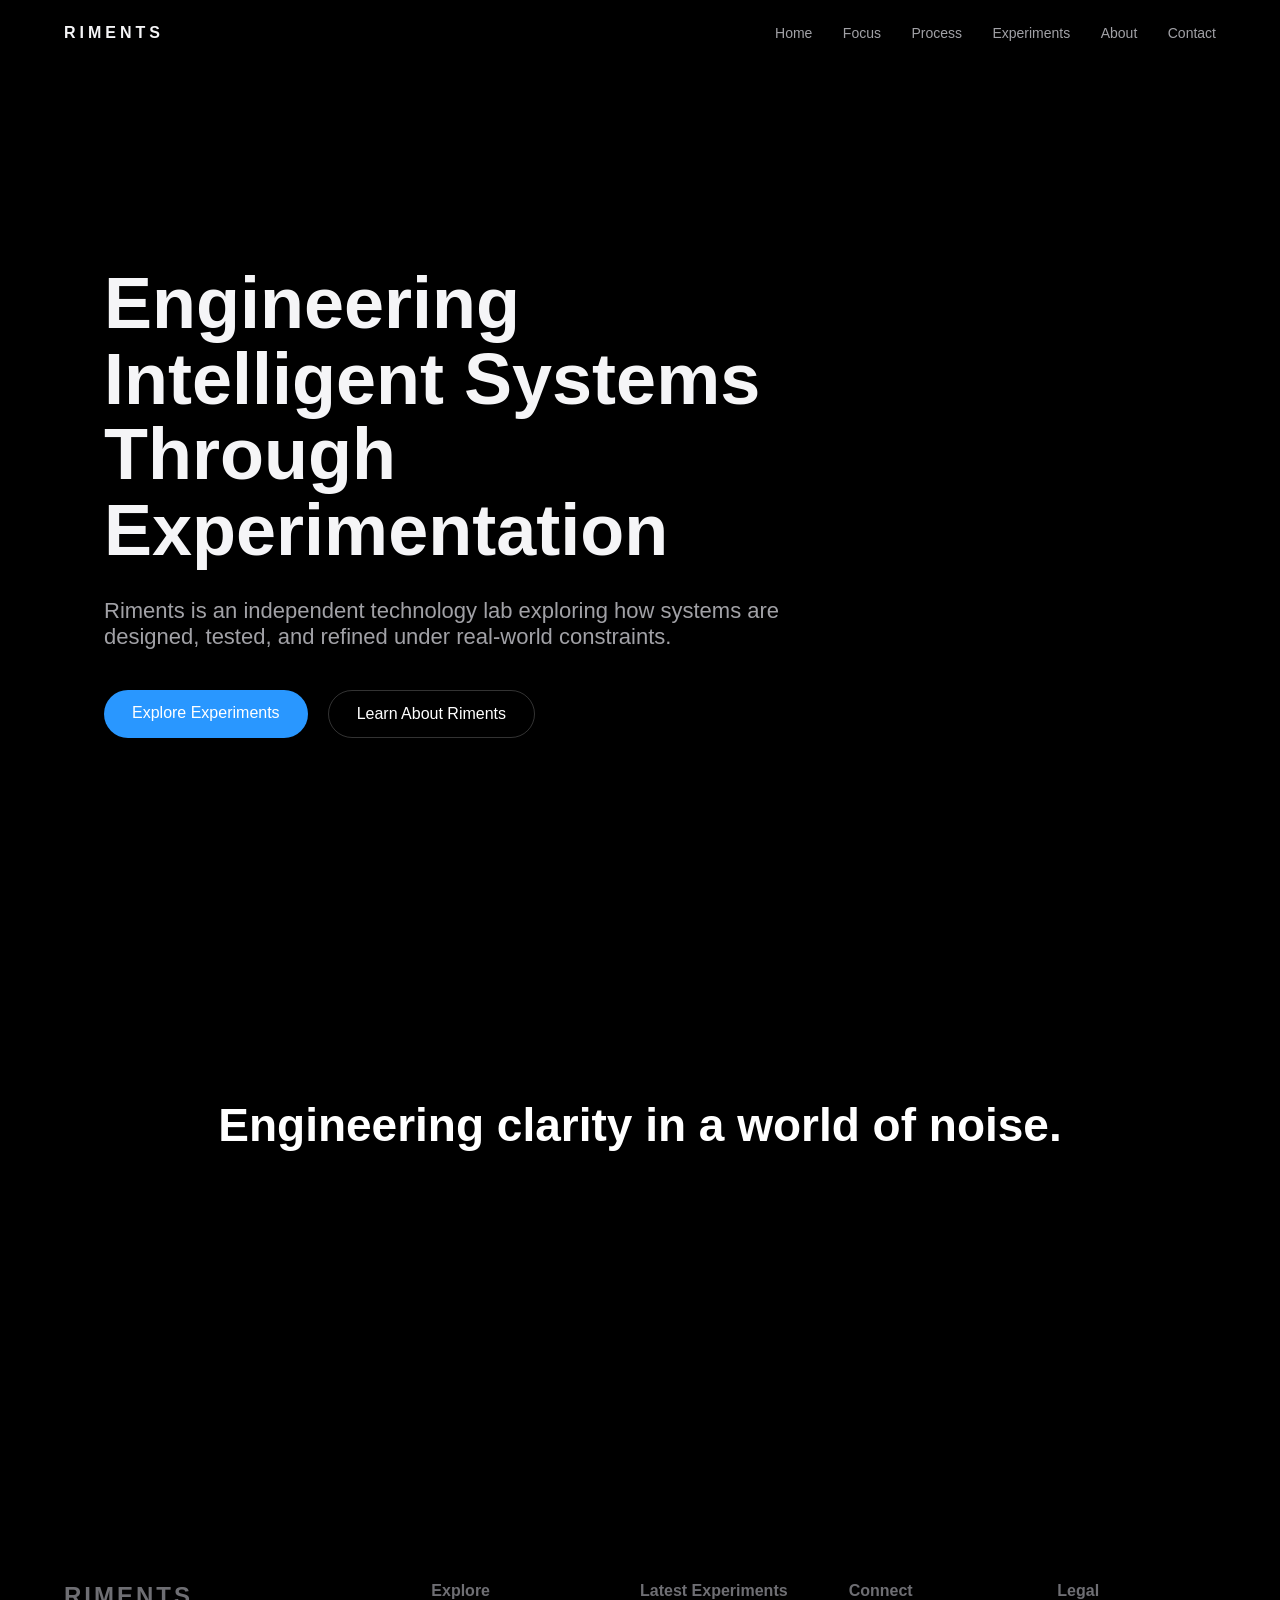
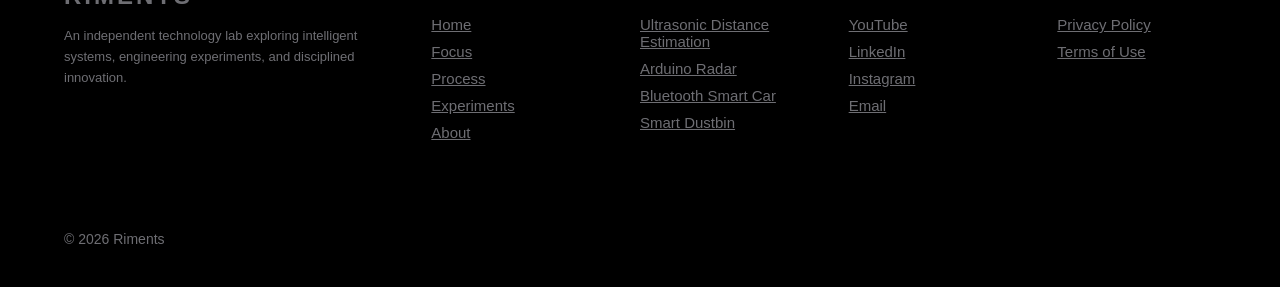
<file: index.html>
<!DOCTYPE html>
<html>
<head>
<meta charset="UTF-8">
<title>Riments</title>
<link rel="icon" href="logo.png">
<link rel="stylesheet" href="style.css">
</head>

<body>

<header class="navbar">
<div class="logo">RIMENTS</div>

<nav>
<a href="index.html">Home</a>
<a href="focus.html">Focus</a>
<a href="process.html">Process</a>
<a href="experiments.html">Experiments</a>
<a href="about.html">About</a>
<a href="contact.html">Contact</a>
</nav>
</header>

<section class="hero">

  <div class="hero-content">

    <h1>
      Engineering Intelligent Systems<br>
      Through Experimentation
    </h1>

    <p>
      Riments is an independent technology lab exploring how systems
      are designed, tested, and refined under real-world constraints.
    </p>

    <div class="hero-buttons">

      <a href="experiments.html" class="btn-primary">
        Explore Experiments
      </a>

      <a href="about.html" class="btn-secondary">
        Learn About Riments
      </a>

    </div>

  </div>

</section>

<section class="closing">

<h2>
Engineering clarity in a world of noise.
</h2>

</section>

<footer class="footer">

<div class="footer-container">

<!-- BRAND -->
<div class="footer-brand">
<h3>RIMENTS</h3>
<p>
An independent technology lab exploring intelligent systems,
engineering experiments, and disciplined innovation.
</p>
</div>


<!-- NAVIGATION -->
<div class="footer-links">
<h4>Explore</h4>
<a href="index.html">Home</a>
<a href="focus.html">Focus</a>
<a href="process.html">Process</a>
<a href="experiments.html">Experiments</a>
<a href="about.html">About</a>
</div>


<!-- LATEST EXPERIMENTS -->
<div class="footer-links">
<h4>Latest Experiments</h4>
<a href="https://www.youtube.com/watch?v=rfaawa_O8KY" target="_blank">
Ultrasonic Distance Estimation
</a>

<a href="https://www.youtube.com/watch?v=RJDMYUfaDe4" target="_blank">
Arduino Radar
</a>

<a href="https://www.youtube.com/watch?v=ZKtUkrQkg-Q" target="_blank">
Bluetooth Smart Car
</a>

<a href="https://www.youtube.com/watch?v=JXjeHuQFF_w" target="_blank">
Smart Dustbin
</a>
</div>


<!-- CONNECT + LEGAL -->
<div class="footer-links">
<h4>Connect</h4>
<a href="https://www.youtube.com/@Riments" target="_blank">YouTube</a>
<a href="https://www.linkedin.com/company/riments" target="_blank">LinkedIn</a>
<a href="https://www.instagram.com/rimentss/" target="_blank">Instagram</a>
<a href="mailto:rimentsofficial@gmail.com">Email</a>
</div>

<div class="footer-links">
<h4>Legal</h4>
<a href="privacy.html">Privacy Policy</a>
<a href="terms.html">Terms of Use</a>
</div>

<div class="footer-bottom">
© 2026 Riments 
</div>

</footer>


</body>
</html>
</file>
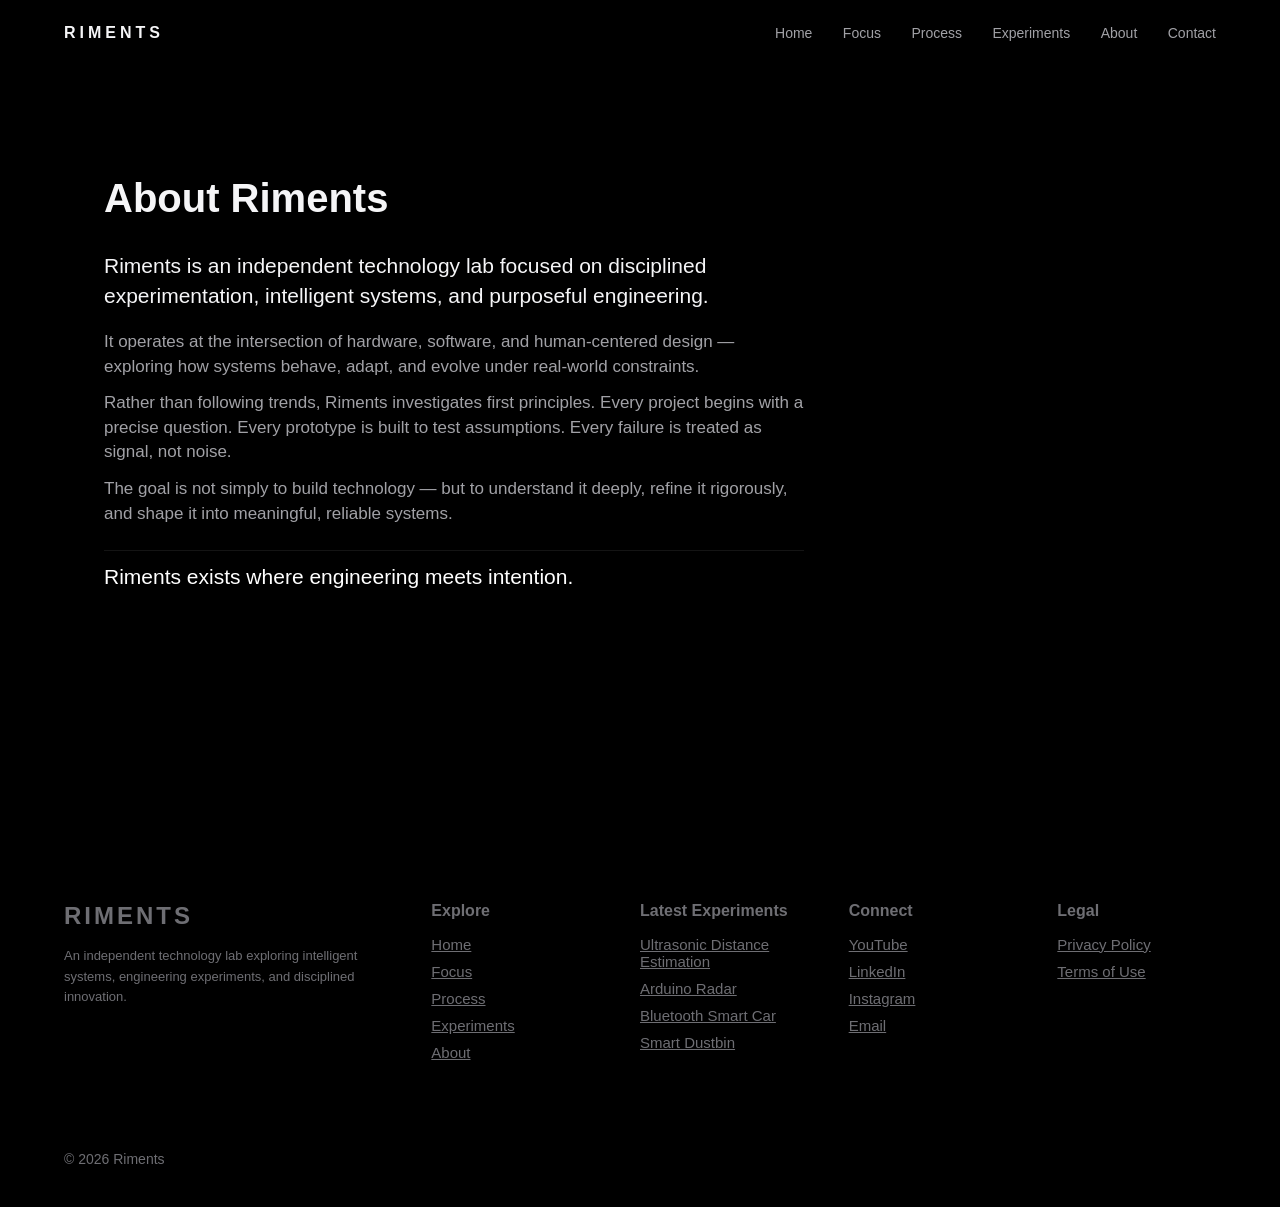
<file: about.html>
<!DOCTYPE html>
<html>
<head>
<meta charset="UTF-8">
<title>About | Riments</title>
<meta name="viewport" content="width=device-width, initial-scale=1.0">
<link rel="stylesheet" href="style.css">
</head>

<body>

<!-- NAVBAR -->
<header class="navbar">
<div class="logo">RIMENTS</div>

<nav>
<a href="index.html">Home</a>
<a href="focus.html">Focus</a>
<a href="process.html">Process</a>
<a href="experiments.html">Experiments</a>
<a href="about.html">About</a>
<a href="contact.html">Contact</a>
</nav>
</header>


<!-- ABOUT SECTION -->
<section class="section about-section">

<h2 class="about-title">About Riments</h2>

<div class="about-container">

<p class="about-lead">
Riments is an independent technology lab focused on disciplined experimentation,
intelligent systems, and purposeful engineering.
</p>

<div class="about-body">

<p>
It operates at the intersection of hardware, software, and human-centered design —
exploring how systems behave, adapt, and evolve under real-world constraints.
</p>

<p>
Rather than following trends, Riments investigates first principles.
Every project begins with a precise question.
Every prototype is built to test assumptions.
Every failure is treated as signal, not noise.
</p>

<p>
The goal is not simply to build technology —
but to understand it deeply, refine it rigorously,
and shape it into meaningful, reliable systems.
</p>

</div>

<p class="about-statement">
Riments exists where engineering meets intention.
</p>

</div>

</section>


<footer class="footer">

<div class="footer-container">

<!-- BRAND -->
<div class="footer-brand">
<h3>RIMENTS</h3>
<p>
An independent technology lab exploring intelligent systems,
engineering experiments, and disciplined innovation.
</p>
</div>


<!-- NAVIGATION -->
<div class="footer-links">
<h4>Explore</h4>
<a href="index.html">Home</a>
<a href="focus.html">Focus</a>
<a href="process.html">Process</a>
<a href="experiments.html">Experiments</a>
<a href="about.html">About</a>
</div>


<!-- LATEST EXPERIMENTS -->
<div class="footer-links">
<h4>Latest Experiments</h4>
<a href="https://www.youtube.com/watch?v=rfaawa_O8KY" target="_blank">
Ultrasonic Distance Estimation
</a>

<a href="https://www.youtube.com/watch?v=RJDMYUfaDe4" target="_blank">
Arduino Radar
</a>

<a href="https://www.youtube.com/watch?v=ZKtUkrQkg-Q" target="_blank">
Bluetooth Smart Car
</a>

<a href="https://www.youtube.com/watch?v=JXjeHuQFF_w" target="_blank">
Smart Dustbin
</a>
</div>


<!-- CONNECT + LEGAL -->
<div class="footer-links">
<h4>Connect</h4>
<a href="https://www.youtube.com/@Riments" target="_blank">YouTube</a>
<a href="https://www.linkedin.com/company/riments" target="_blank">LinkedIn</a>
<a href="https://www.instagram.com/rimentss/" target="_blank">Instagram</a>
<a href="mailto:rimentsofficial@gmail.com">Email</a>
</div>

<div class="footer-links">
<h4>Legal</h4>
<a href="privacy.html">Privacy Policy</a>
<a href="terms.html">Terms of Use</a>
</div>

<div class="footer-bottom">
© 2026 Riments 
</div>

</footer>

</body>
</html>
</file>
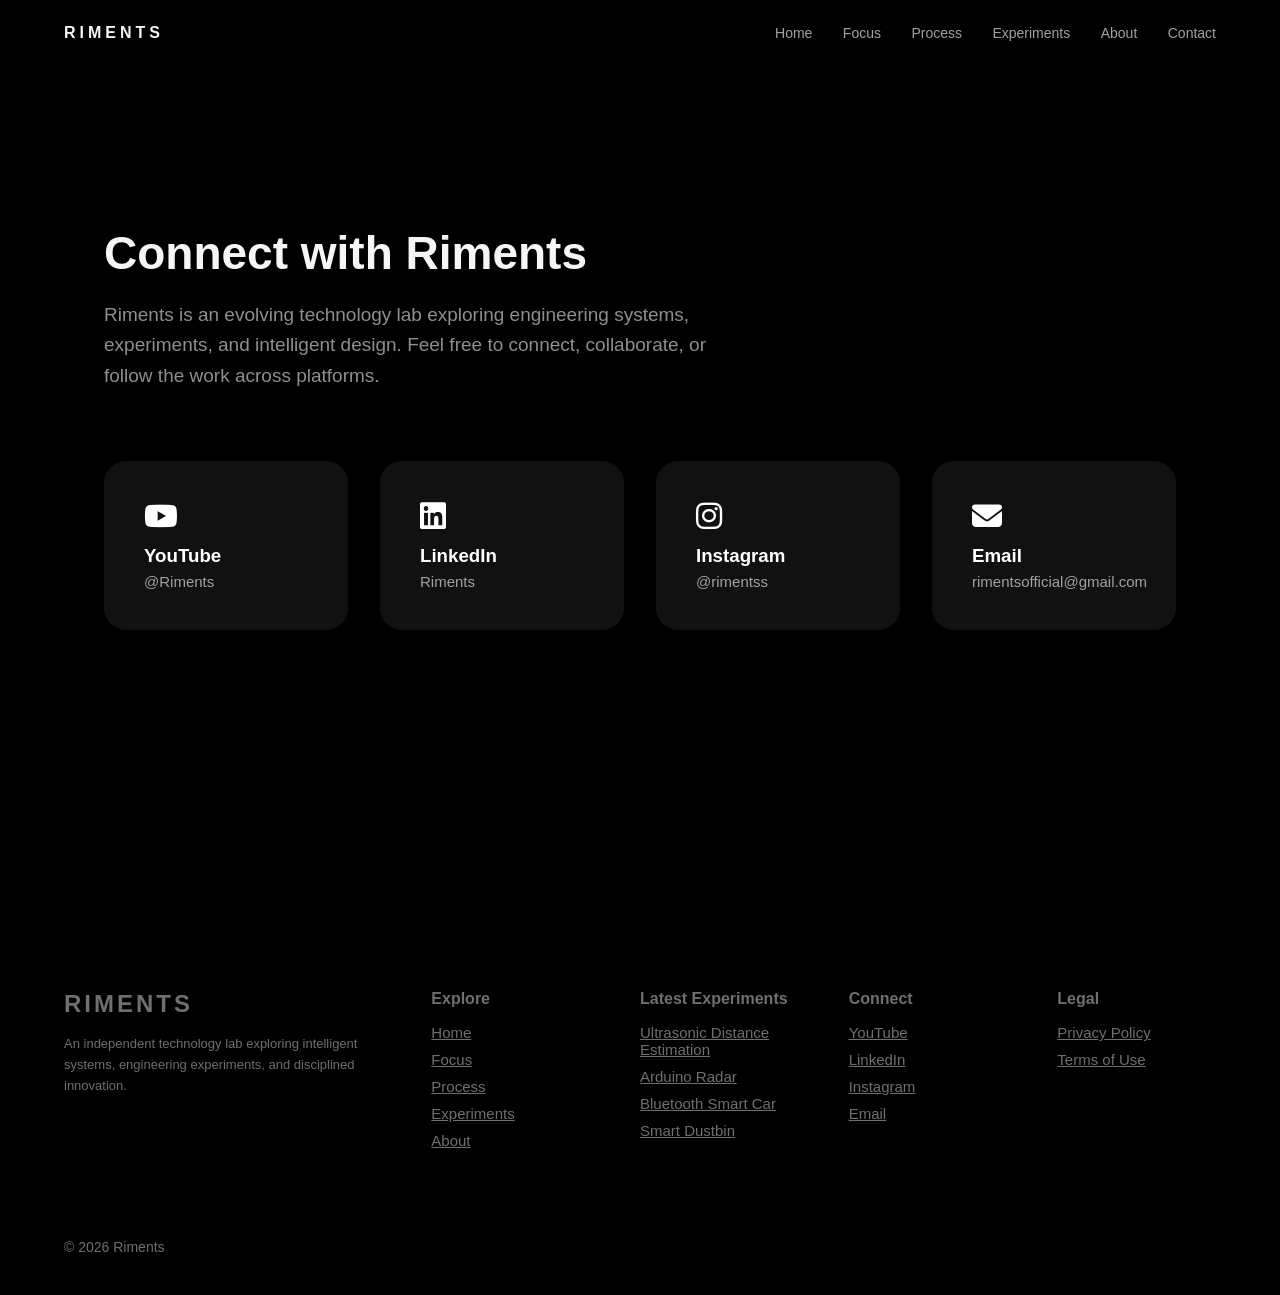
<file: contact.html>
<!DOCTYPE html>
<html>
<head>
<meta charset="UTF-8">
<title>Connect | Riments</title>
<meta name="viewport" content="width=device-width, initial-scale=1.0">
<link rel="stylesheet" href="style.css">

<!-- Icons -->
<link rel="stylesheet" href="https://cdnjs.cloudflare.com/ajax/libs/font-awesome/6.5.0/css/all.min.css">

</head>

<body>

<header class="navbar">
<div class="logo">RIMENTS</div>

<nav>
<a href="index.html">Home</a>
<a href="focus.html">Focus</a>
<a href="process.html">Process</a>
<a href="experiments.html">Experiments</a>
<a href="about.html">About</a>
<a href="contact.html">Contact</a>
</nav>
</header>


<section class="section contact-section">

<h2 class="contact-title">Connect with Riments</h2>

<p class="contact-intro">
Riments is an evolving technology lab exploring engineering systems,
experiments, and intelligent design.  
Feel free to connect, collaborate, or follow the work across platforms.
</p>


<div class="contact-grid">

<a href="https://www.youtube.com/@Riments" target="_blank" class="contact-card youtube">
<i class="fab fa-youtube"></i>
<h3>YouTube</h3>
<p>@Riments</p>
</a>

<a href="https://www.linkedin.com/company/riments" target="_blank" class="contact-card linkedin">
<i class="fab fa-linkedin"></i>
<h3>LinkedIn</h3>
<p>Riments</p>
</a>

<a href="https://www.instagram.com/rimentss/" target="_blank" class="contact-card instagram">
<i class="fab fa-instagram"></i>
<h3>Instagram</h3>
<p>@rimentss</p>
</a>

<a href="mailto:rimentsofficial@gmail.com" class="contact-card email">
<i class="fas fa-envelope"></i>
<h3>Email</h3>
<p>rimentsofficial@gmail.com</p>
</a>

</div>

</section>


<footer class="footer">

<div class="footer-container">

<!-- BRAND -->
<div class="footer-brand">
<h3>RIMENTS</h3>
<p>
An independent technology lab exploring intelligent systems,
engineering experiments, and disciplined innovation.
</p>
</div>


<!-- NAVIGATION -->
<div class="footer-links">
<h4>Explore</h4>
<a href="index.html">Home</a>
<a href="focus.html">Focus</a>
<a href="process.html">Process</a>
<a href="experiments.html">Experiments</a>
<a href="about.html">About</a>
</div>


<!-- LATEST EXPERIMENTS -->
<div class="footer-links">
<h4>Latest Experiments</h4>
<a href="https://www.youtube.com/watch?v=rfaawa_O8KY" target="_blank">
Ultrasonic Distance Estimation
</a>

<a href="https://www.youtube.com/watch?v=RJDMYUfaDe4" target="_blank">
Arduino Radar
</a>

<a href="https://www.youtube.com/watch?v=ZKtUkrQkg-Q" target="_blank">
Bluetooth Smart Car
</a>

<a href="https://www.youtube.com/watch?v=JXjeHuQFF_w" target="_blank">
Smart Dustbin
</a>
</div>


<!-- CONNECT + LEGAL -->
<div class="footer-links">
<h4>Connect</h4>
<a href="https://www.youtube.com/@Riments" target="_blank">YouTube</a>
<a href="https://www.linkedin.com/company/riments" target="_blank">LinkedIn</a>
<a href="https://www.instagram.com/rimentss/" target="_blank">Instagram</a>
<a href="mailto:rimentsofficial@gmail.com">Email</a>
</div>

<div class="footer-links">
<h4>Legal</h4>
<a href="privacy.html">Privacy Policy</a>
<a href="terms.html">Terms of Use</a>
</div>

<div class="footer-bottom">
© 2026 Riments 
</div>

</footer>
</body>
</html>
</file>
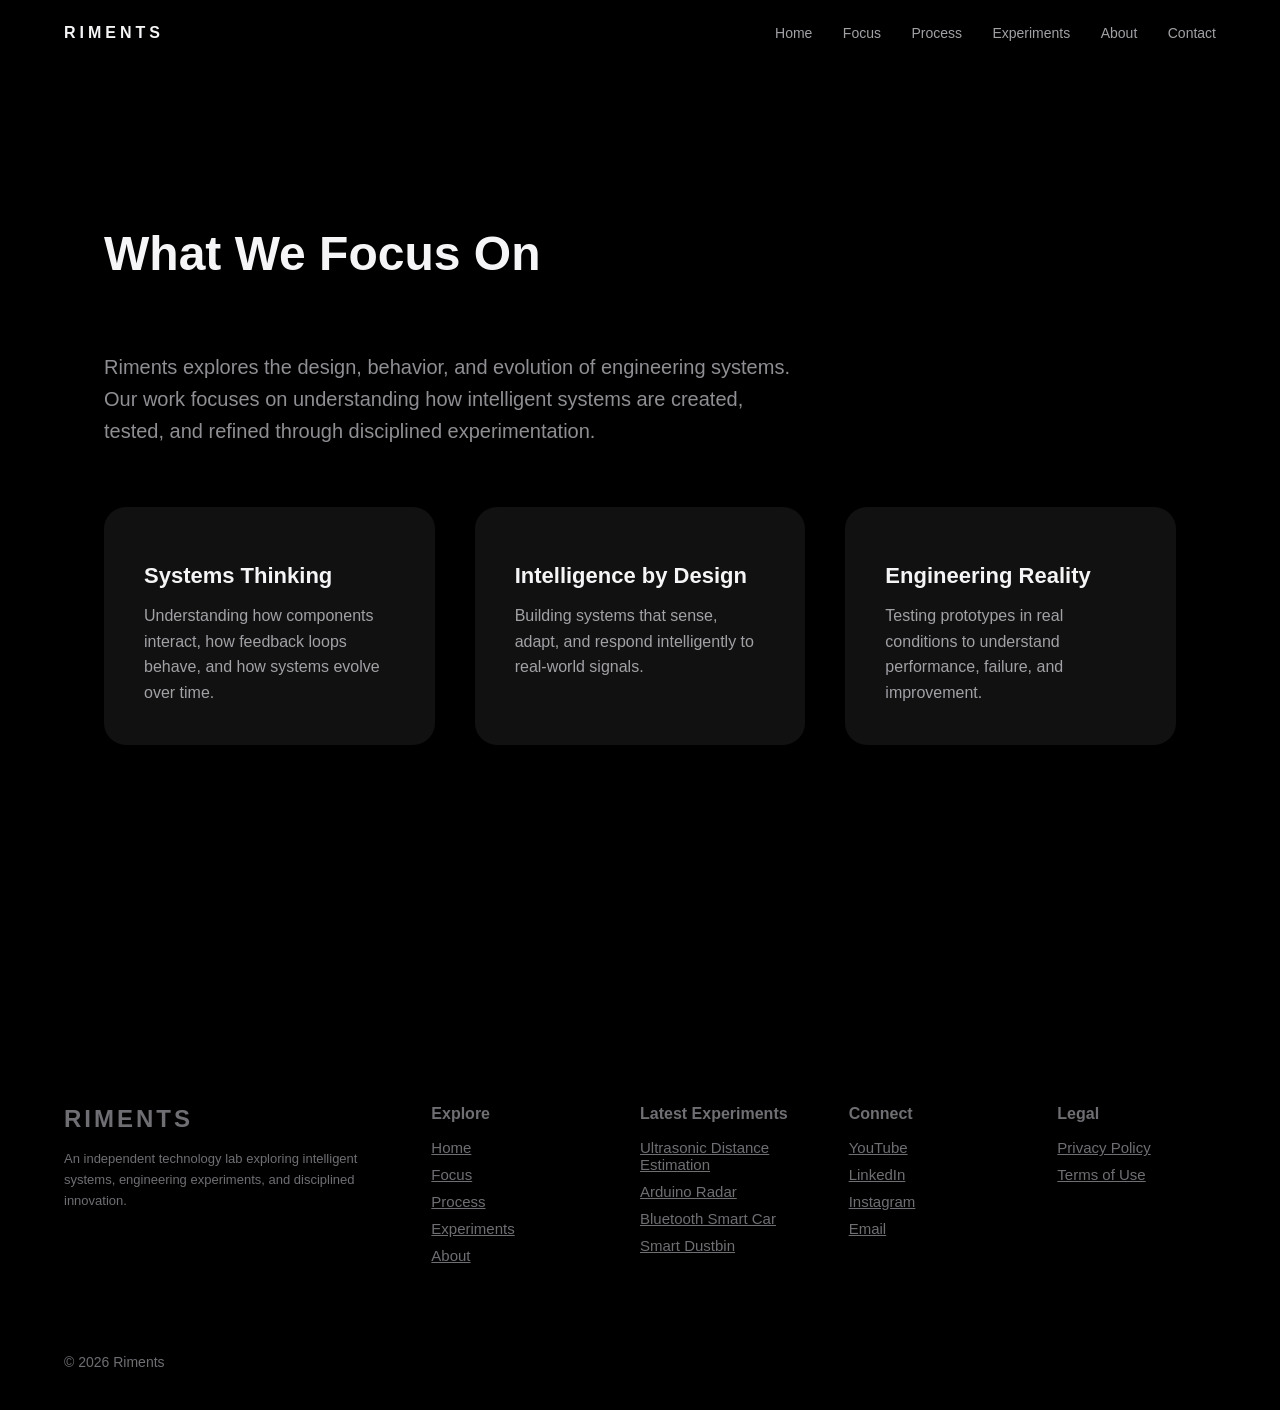
<file: focus.html>
<!DOCTYPE html>
<html>
<head>
<meta charset="UTF-8">
<title>Focus | Riments</title>
<meta name="viewport" content="width=device-width, initial-scale=1.0">
<link rel="stylesheet" href="style.css">
</head>

<body>

<header class="navbar">
<div class="logo">RIMENTS</div>

<nav>
<a href="index.html">Home</a>
<a href="focus.html">Focus</a>
<a href="process.html">Process</a>
<a href="experiments.html">Experiments</a>
<a href="about.html">About</a>
<a href="contact.html">Contact</a>
</nav>
</header>


<section class="section focus-section">

<h2>What We Focus On</h2>

<p class="focus-intro">
Riments explores the design, behavior, and evolution of engineering systems.
Our work focuses on understanding how intelligent systems are created,
tested, and refined through disciplined experimentation.
</p>


<div class="focus-grid">

<div class="focus-card">
<div class="focus-icon"></div>
<h3>Systems Thinking</h3>
<p>
Understanding how components interact,
how feedback loops behave,
and how systems evolve over time.
</p>
</div>


<div class="focus-card">
<div class="focus-icon"></div>
<h3>Intelligence by Design</h3>
<p>
Building systems that sense,
adapt, and respond intelligently
to real-world signals.
</p>
</div>


<div class="focus-card">
<div class="focus-icon"></div>
<h3>Engineering Reality</h3>
<p>
Testing prototypes in real conditions
to understand performance,
failure, and improvement.
</p>
</div>

</div>

</section>

<footer class="footer">

<div class="footer-container">

<!-- BRAND -->
<div class="footer-brand">
<h3>RIMENTS</h3>
<p>
An independent technology lab exploring intelligent systems,
engineering experiments, and disciplined innovation.
</p>
</div>


<!-- NAVIGATION -->
<div class="footer-links">
<h4>Explore</h4>
<a href="index.html">Home</a>
<a href="focus.html">Focus</a>
<a href="process.html">Process</a>
<a href="experiments.html">Experiments</a>
<a href="about.html">About</a>
</div>


<!-- LATEST EXPERIMENTS -->
<div class="footer-links">
<h4>Latest Experiments</h4>
<a href="https://www.youtube.com/watch?v=rfaawa_O8KY" target="_blank">
Ultrasonic Distance Estimation
</a>

<a href="https://www.youtube.com/watch?v=RJDMYUfaDe4" target="_blank">
Arduino Radar
</a>

<a href="https://www.youtube.com/watch?v=ZKtUkrQkg-Q" target="_blank">
Bluetooth Smart Car
</a>

<a href="https://www.youtube.com/watch?v=JXjeHuQFF_w" target="_blank">
Smart Dustbin
</a>
</div>


<!-- CONNECT + LEGAL -->
<div class="footer-links">
<h4>Connect</h4>
<a href="https://www.youtube.com/@Riments" target="_blank">YouTube</a>
<a href="https://www.linkedin.com/company/riments" target="_blank">LinkedIn</a>
<a href="https://www.instagram.com/rimentss/" target="_blank">Instagram</a>
<a href="mailto:rimentsofficial@gmail.com">Email</a>
</div>

<div class="footer-links">
<h4>Legal</h4>
<a href="privacy.html">Privacy Policy</a>
<a href="terms.html">Terms of Use</a>
</div>

<div class="footer-bottom">
© 2026 Riments 
</div>

</footer>



</body>
</html>
</file>
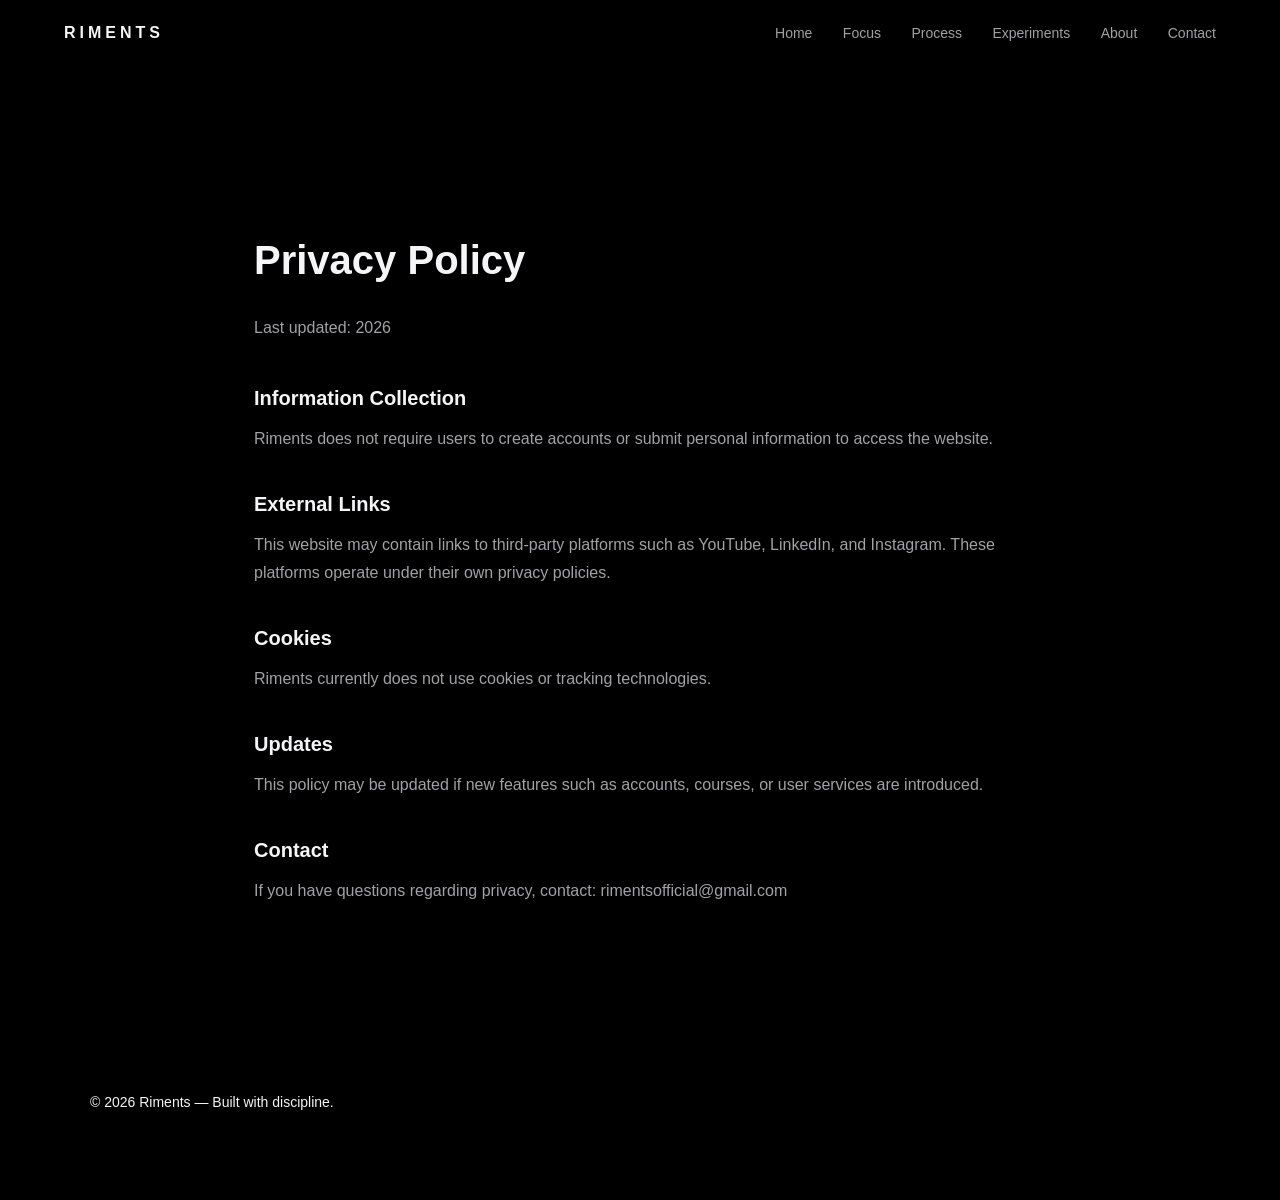
<file: privacy.html>
<!DOCTYPE html>
<html>
<head>
<meta charset="UTF-8">
<title>Privacy Policy | Riments</title>
<meta name="viewport" content="width=device-width, initial-scale=1.0">
<link rel="stylesheet" href="style.css">
</head>

<body>

<!-- NAVBAR -->
<header class="navbar">
<div class="logo">RIMENTS</div>

<nav>
<a href="index.html">Home</a>
<a href="focus.html">Focus</a>
<a href="process.html">Process</a>
<a href="experiments.html">Experiments</a>
<a href="about.html">About</a>
<a href="contact.html">Contact</a>
</nav>
</header>


<section class="section legal-section">

<h1>Privacy Policy</h1>

<p class="legal-date">Last updated: 2026</p>

<h3>Information Collection</h3>
<p>
Riments does not require users to create accounts or submit personal
information to access the website.
</p>

<h3>External Links</h3>
<p>
This website may contain links to third-party platforms such as
YouTube, LinkedIn, and Instagram. These platforms operate under
their own privacy policies.
</p>

<h3>Cookies</h3>
<p>
Riments currently does not use cookies or tracking technologies.
</p>

<h3>Updates</h3>
<p>
This policy may be updated if new features such as accounts,
courses, or user services are introduced.
</p>

<h3>Contact</h3>
<p>
If you have questions regarding privacy, contact:
rimentsofficial@gmail.com
</p>

</section>

<footer class="footer-bottom">
© 2026 Riments — Built with discipline.
</footer>

</body>
</html>
</file>
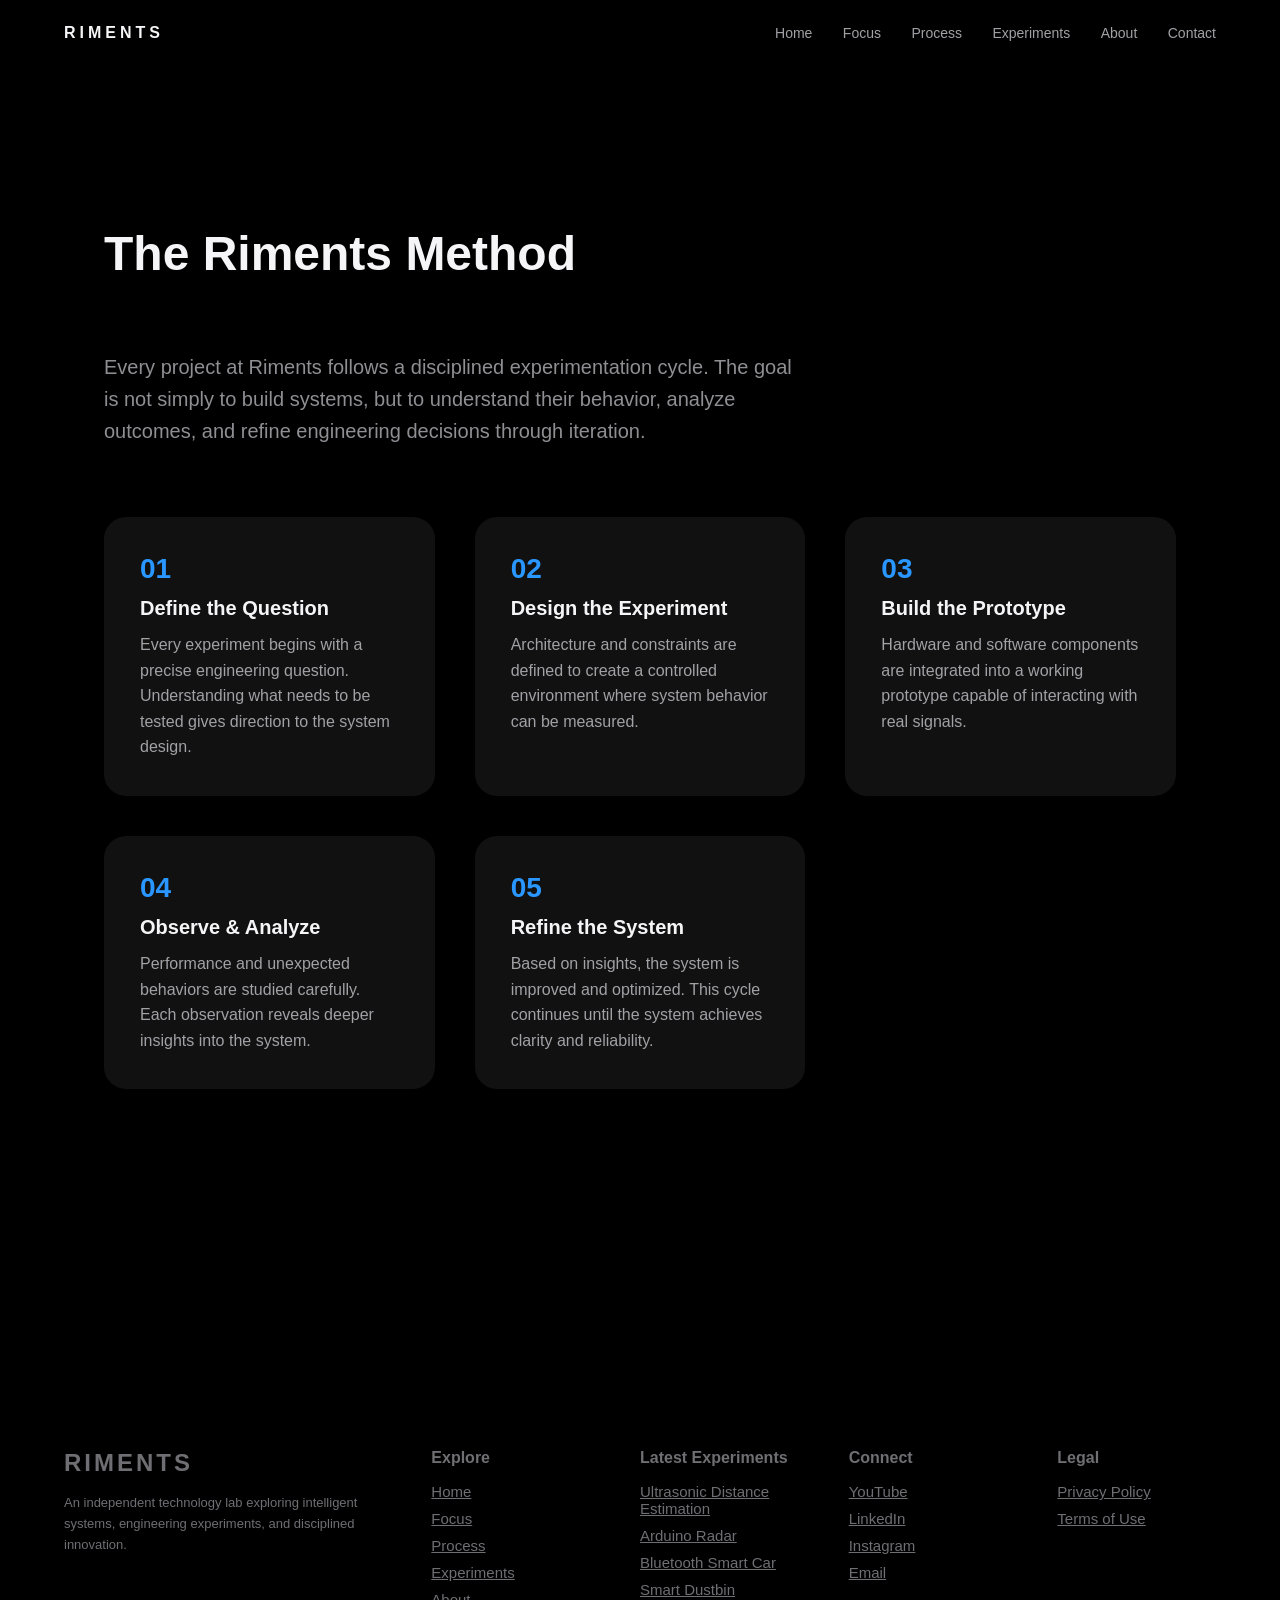
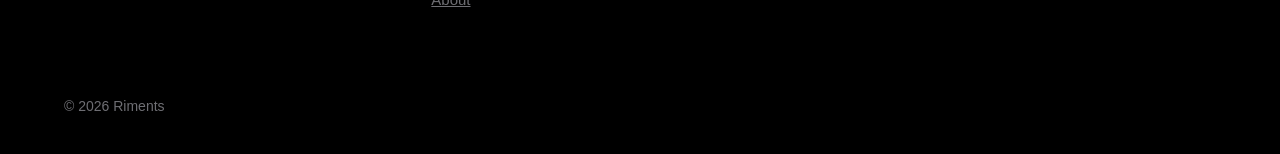
<file: process.html>
<!DOCTYPE html>
<html>
<head>
<meta charset="UTF-8">
<title>Process | Riments</title>
<meta name="viewport" content="width=device-width, initial-scale=1.0">
<link rel="stylesheet" href="style.css">
</head>

<body>

<header class="navbar">
<div class="logo">RIMENTS</div>

<nav>
<a href="index.html">Home</a>
<a href="focus.html">Focus</a>
<a href="process.html">Process</a>
<a href="experiments.html">Experiments</a>
<a href="about.html">About</a>
<a href="contact.html">Contact</a>
</nav>
</header>


<section class="section process-section">

<h2>The Riments Method</h2>

<p class="process-intro">
Every project at Riments follows a disciplined experimentation cycle.
The goal is not simply to build systems, but to understand their behavior,
analyze outcomes, and refine engineering decisions through iteration.
</p>


<div class="process-grid">

<div class="process-card">
<div class="process-number">01</div>
<h3>Define the Question</h3>
<p>
Every experiment begins with a precise engineering question.
Understanding what needs to be tested gives direction to the system design.
</p>
</div>


<div class="process-card">
<div class="process-number">02</div>
<h3>Design the Experiment</h3>
<p>
Architecture and constraints are defined to create
a controlled environment where system behavior can be measured.
</p>
</div>


<div class="process-card">
<div class="process-number">03</div>
<h3>Build the Prototype</h3>
<p>
Hardware and software components are integrated into a
working prototype capable of interacting with real signals.
</p>
</div>


<div class="process-card">
<div class="process-number">04</div>
<h3>Observe & Analyze</h3>
<p>
Performance and unexpected behaviors are studied carefully.
Each observation reveals deeper insights into the system.
</p>
</div>


<div class="process-card">
<div class="process-number">05</div>
<h3>Refine the System</h3>
<p>
Based on insights, the system is improved and optimized.
This cycle continues until the system achieves clarity and reliability.
</p>
</div>

</div>

</section>


<footer class="footer">

<div class="footer-container">

<!-- BRAND -->
<div class="footer-brand">
<h3>RIMENTS</h3>
<p>
An independent technology lab exploring intelligent systems,
engineering experiments, and disciplined innovation.
</p>
</div>


<!-- NAVIGATION -->
<div class="footer-links">
<h4>Explore</h4>
<a href="index.html">Home</a>
<a href="focus.html">Focus</a>
<a href="process.html">Process</a>
<a href="experiments.html">Experiments</a>
<a href="about.html">About</a>
</div>


<!-- LATEST EXPERIMENTS -->
<div class="footer-links">
<h4>Latest Experiments</h4>
<a href="https://www.youtube.com/watch?v=rfaawa_O8KY" target="_blank">
Ultrasonic Distance Estimation
</a>

<a href="https://www.youtube.com/watch?v=RJDMYUfaDe4" target="_blank">
Arduino Radar
</a>

<a href="https://www.youtube.com/watch?v=ZKtUkrQkg-Q" target="_blank">
Bluetooth Smart Car
</a>

<a href="https://www.youtube.com/watch?v=JXjeHuQFF_w" target="_blank">
Smart Dustbin
</a>
</div>


<!-- CONNECT + LEGAL -->
<div class="footer-links">
<h4>Connect</h4>
<a href="https://www.youtube.com/@Riments" target="_blank">YouTube</a>
<a href="https://www.linkedin.com/company/riments" target="_blank">LinkedIn</a>
<a href="https://www.instagram.com/rimentss/" target="_blank">Instagram</a>
<a href="mailto:rimentsofficial@gmail.com">Email</a>
</div>

<div class="footer-links">
<h4>Legal</h4>
<a href="privacy.html">Privacy Policy</a>
<a href="terms.html">Terms of Use</a>
</div>

<div class="footer-bottom">
© 2026 Riments 
</div>

</footer>


</body>
</html>
</file>
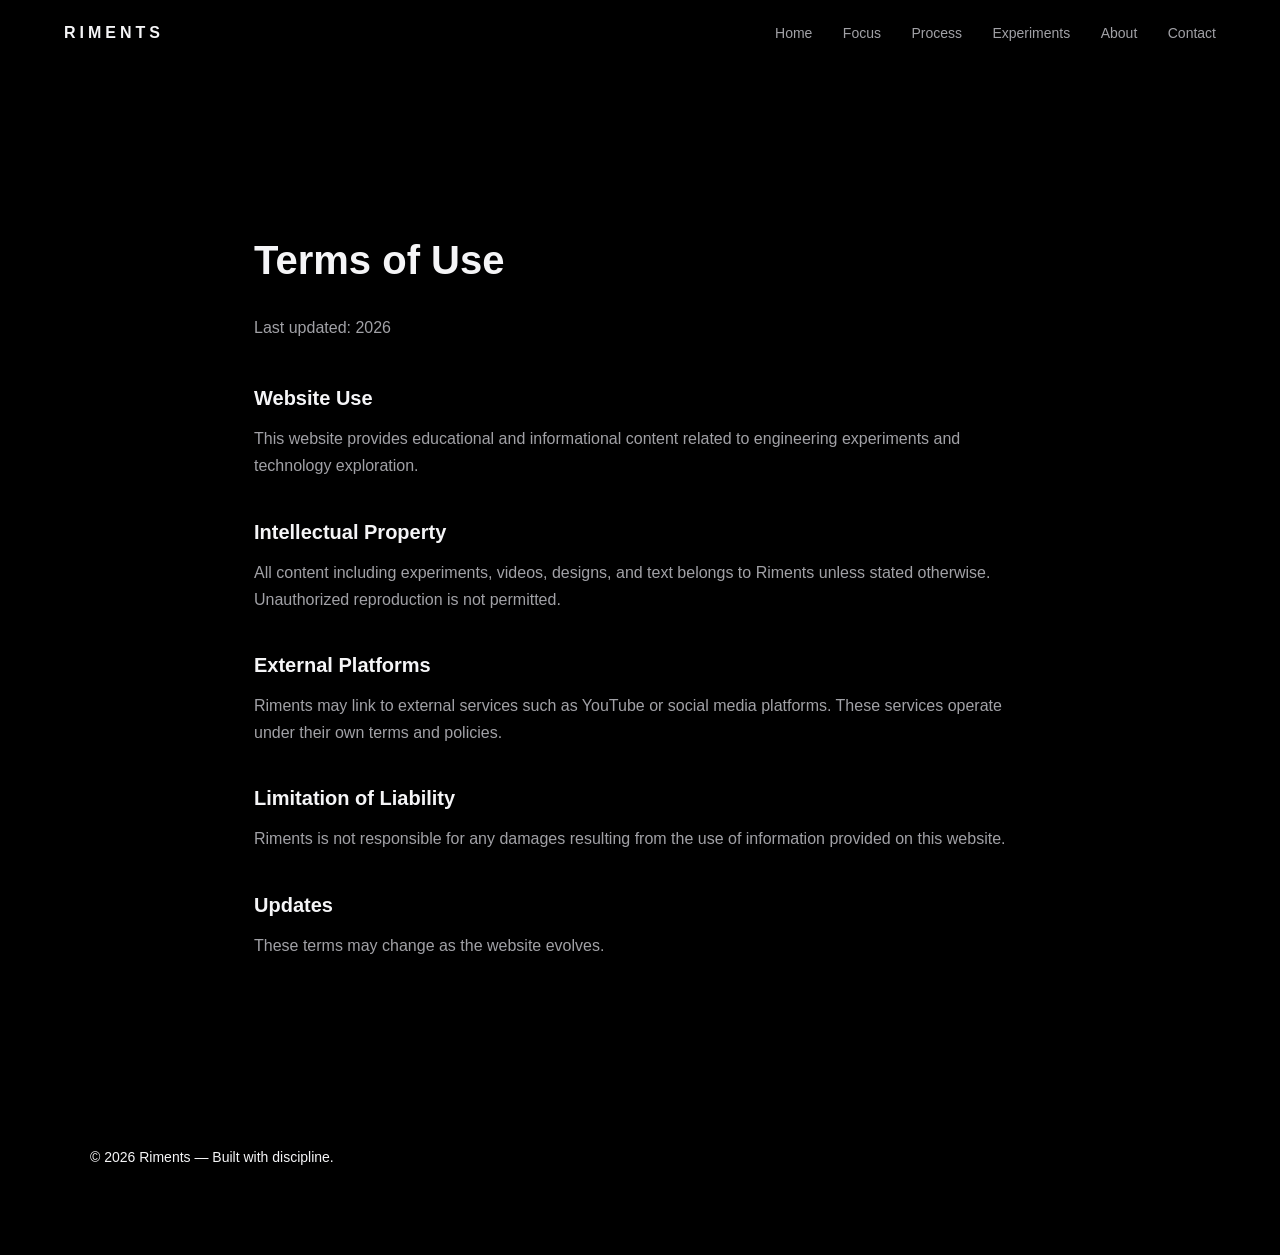
<file: terms.html>
<!DOCTYPE html>
<html>
<head>
<meta charset="UTF-8">
<title>Terms of Use | Riments</title>
<meta name="viewport" content="width=device-width, initial-scale=1.0">
<link rel="stylesheet" href="style.css">
</head>

<body>

<header class="navbar">
<div class="logo">RIMENTS</div>

<nav>
<a href="index.html">Home</a>
<a href="focus.html">Focus</a>
<a href="process.html">Process</a>
<a href="experiments.html">Experiments</a>
<a href="about.html">About</a>
<a href="contact.html">Contact</a>
</nav>
</header>

<section class="section legal-section">

<h1>Terms of Use</h1>

<p class="legal-date">Last updated: 2026</p>

<h3>Website Use</h3>
<p>
This website provides educational and informational content related
to engineering experiments and technology exploration.
</p>

<h3>Intellectual Property</h3>
<p>
All content including experiments, videos, designs, and text
belongs to Riments unless stated otherwise.
Unauthorized reproduction is not permitted.
</p>

<h3>External Platforms</h3>
<p>
Riments may link to external services such as YouTube or
social media platforms. These services operate under their
own terms and policies.
</p>

<h3>Limitation of Liability</h3>
<p>
Riments is not responsible for any damages resulting from the
use of information provided on this website.
</p>

<h3>Updates</h3>
<p>
These terms may change as the website evolves.
</p>

</section>

<footer class="footer-bottom">
© 2026 Riments — Built with discipline.
</footer>

</body>
</html>
</file>
<file: style.css>
*{
margin:0;
padding:0;
box-sizing:border-box;
font-family:-apple-system,BlinkMacSystemFont,"Segoe UI",sans-serif;
}

body{
background:#000;
color:#f5f5f7;
}

/* NAVBAR */
.navbar{
display:flex;
justify-content:space-between;
align-items:center;
padding:24px 64px;
position:sticky;
top:0;
background:rgba(0,0,0,0.9);
backdrop-filter:blur(12px);
}

.logo{
letter-spacing:4px;
font-weight:600;
}

nav a{
margin-left:26px;
color:#a1a1a6;
text-decoration:none;
font-size:14px;
}

nav a:hover{
color:#fff;
}

/* HERO SECTION */

.hero {
  max-width:1200px;
  margin:200px auto;
  padding:0 64px;
}

.hero-content{
max-width:750px;
}

.hero h1{
font-size:72px;
line-height:1.05;
margin-bottom:30px;
}

.hero p{
font-size:22px;
color:#a1a1a6;
margin-bottom:40px;
}

.hero-buttons{
display:flex;
gap:20px;
}

.btn-primary{
background:#2997ff;
color:white;
padding:14px 28px;
border-radius:30px;
text-decoration:none;
font-size:16px;
}

.btn-primary:hover{
opacity:0.9;
}

.btn-secondary{
border:1px solid rgba(255,255,255,0.2);
padding:14px 28px;
border-radius:30px;
text-decoration:none;
color:white;
}

.btn-secondary:hover{
background:#111;
}

.closing{
padding:160px 64px;
text-align:center;
}

.closing h2{
font-size:46px;
color:white;
}

/* SECTIONS */
.section{
max-width:1200px;
margin:auto;
padding:160px 64px;
}

.section.dark{
background:#0e0e11;
}

h2{
font-size:48px;
margin-bottom:70px;
}

/* GRID */
.grid{
display:grid;
grid-template-columns:repeat(auto-fit,minmax(260px,1fr));
gap:44px;
}

.panel{
background:#111;
padding:44px;
border-radius:22px;
}

.panel h3{
margin-bottom:16px;
}

/* PROCESS */
.timeline{
display:grid;
grid-template-columns:repeat(auto-fit,minmax(200px,1fr));
gap:32px;
}

.step{
background:#111;
padding:32px;
border-radius:18px;
}

.step span{
font-size:28px;
color:#2997ff;
}

/* EXPERIMENTS GRID */
.experiments-grid{
display:grid;
grid-template-columns:repeat(4,1fr);
gap:40px;
}

.experiment-card:hover{
transform:translateY(-6px);
transition:.3s;
}

.video-thumb{
position:relative;
height:220px;
border-radius:16px;
overflow:hidden;
}

.video-thumb img{
width:100%;
height:100%;
object-fit:cover;
}

.play-btn{
  position:absolute;
  top:50%;
  left:50%;
  transform:translate(-50%,-50%);
  background:rgba(0,0,0,0.55);
  width:56px;
  height:56px;
  border-radius:50%;
  display:flex;
  align-items:center;
  justify-content:center;
  font-size:20px;
  color:#fff;
  transition:all .25s ease;
}

.experiment-card:hover .play-btn{
  transform:translate(-50%,-50%) scale(1.15);
}

.experiments-grid{
  margin-top:2px;
  padding-top:5px;
  border-top:1px solid rgba(255,255,255,0.06);
}
/* EXPERIMENTS HEADER */

.experiments-title{
  font-size:48px;
  margin-bottom:35px;
}

/* INTRO TEXT */

.experiments-intro{
  max-width:620px;
  margin-bottom:25px;
}

.experiments-intro p{
  font-size:19px;
  line-height:1.55;
  color:#9a9aa0;
}

/* CONTACT */
.contact-grid{
display:grid;
grid-template-columns:repeat(4,1fr);
gap:40px;
}

.contact-card{
background:#111;
padding:40px;
border-radius:18px;
text-decoration:none;
color:#fff;
}

.contact-card:hover{
background:#151515;
transform:translateY(-6px);
}

/* FOOTER */
footer{
text-align:center;
padding:90px;
color:#6e6e73;
font-size:13px;
}

/* YOUTUBE CTA */

.youtube-cta {
  margin-top: 90px;
  text-align: center;
}

.youtube-cta a {
  display: inline-block;
  padding: 16px 34px;
  font-size: 18px;
  color: #ffffff;
  text-decoration: none;
  border: 1px solid rgba(255,255,255,0.15);
  border-radius: 40px;
  transition: all 0.3s ease;
  background: rgba(255,255,255,0.02);
}

.youtube-cta a:hover {
  background: #2997ff;
  border-color: #2997ff;
  transform: translateY(-2px);
}

/* ABOUT SECTION */

.about-section{
  padding:110px 64px;
}

.about-title{
  font-size:40px;
  margin-bottom:30px;
}

.about-container{
  max-width:700px;
}

/* lead paragraph */

.about-lead{
  font-size:21px;
  line-height:1.45;
  color:#f5f5f7;
  margin-bottom:18px;
}

/* body paragraphs */

.about-body p{
  font-size:17px;
  line-height:1.45;
  color:#a1a1a6;
  margin-bottom:12px;
}

/* closing statement */

.about-statement{
  margin-top:24px;
  padding-top:12px;
  border-top:1px solid rgba(255,255,255,0.08);
  font-size:21px;
  color:#ffffff;
  line-height:1.35;
}

/* FOCUS SECTION */

.focus-intro{
max-width:700px;
color:#8e8e93;
font-size:20px;
margin-bottom:60px;
line-height:1.6;
}

.focus-grid{
display:grid;
grid-template-columns:repeat(auto-fit,minmax(260px,1fr));
gap:40px;
}

.focus-card{
background:#111;
padding:40px;
border-radius:22px;
transition:all .3s ease;
cursor:default;
}

.focus-card:hover{
transform:translateY(-8px);
background:#151515;
}

.focus-icon{
font-size:30px;
margin-bottom:16px;
}

.focus-card h3{
margin-bottom:14px;
font-size:22px;
}

.focus-card p{
color:#a1a1a6;
line-height:1.6;
}
/* PROCESS SECTION */

.process-intro{
max-width:700px;
color:#8e8e93;
font-size:20px;
margin-bottom:70px;
line-height:1.6;
}

.process-grid{
display:grid;
grid-template-columns:repeat(auto-fit,minmax(260px,1fr));
gap:40px;
}

.process-card{
background:#111;
padding:36px;
border-radius:22px;
transition:all .3s ease;
position:relative;
}

.process-card:hover{
transform:translateY(-8px);
background:#151515;
}

.process-number{
font-size:28px;
color:#2997ff;
margin-bottom:12px;
font-weight:600;
}

.process-card h3{
margin-bottom:12px;
font-size:20px;
}

.process-card p{
color:#a1a1a6;
line-height:1.6;
}
.experiments-intro{
max-width:720px;
font-size:20px;
line-height:1.6;
color:#8e8e93;
margin-bottom:60px;
}

/* CONTACT SECTION */

.contact-title{
font-size:46px;
margin-bottom:20px;
}

.contact-intro{
max-width:640px;
color:#8e8e93;
font-size:19px;
line-height:1.6;
margin-bottom:70px;
}

.contact-grid{
display:grid;
grid-template-columns:repeat(auto-fit,minmax(220px,1fr));
gap:32px;
}

/* CARD */

.contact-card{
background:#111;
padding:40px;
border-radius:22px;
text-decoration:none;
color:white;
transition:all .3s ease;
position:relative;
overflow:hidden;
}

.contact-card i{
font-size:30px;
margin-bottom:14px;
}

.contact-card h3{
margin-bottom:6px;
}

.contact-card p{
color:#a1a1a6;
font-size:15px;
}

/* HOVER EFFECT */

.contact-card:hover{
transform:translateY(-8px);
background:#151515;
}

/* BRAND COLORS */

.youtube:hover{
box-shadow:0 0 25px rgba(255,0,0,0.25);
}

.linkedin:hover{
box-shadow:0 0 25px rgba(0,119,181,0.25);
}

.instagram:hover{
box-shadow:0 0 25px rgba(225,48,108,0.25);
}

.email:hover{
box-shadow:0 0 25px rgba(41,151,255,0.25);
}

/* PROFESSIONAL FOOTER */

.footer{
margin-top:120px;
padding:80px 5% 40px;
border-top:1px solid var(--glass-border);
background:var(--bg-color);
}

.footer-container{
max-width:1400px;
margin:auto;
display:grid;
grid-template-columns:2fr 1fr 1fr 1fr 1fr;
gap:50px;
align-items:start;
}

.footer-brand h3{
font-size:24px;
letter-spacing:3px;
margin-bottom:16px;
}

.footer-brand p{
color:var(--text-muted);
line-height:1.6;
max-width:420px;
}
.footer-brand{
text-align:left;
}
.footer-brand p{
max-width:300px;
}

.footer-links h4{
font-size:16px;
margin-bottom:16px;
color:var(--text-primary);
}

.footer-links a{
display:block;
margin-bottom:10px;
font-size:15px;
color:var(--text-muted);
transition:color .2s ease;
}

.footer-links a:hover{
color:var(--accent-color);
}

.footer-bottom{
margin-top:20px;
padding-top:10px;
border-top:1px solid var(--glass-border);
text-align:left;
font-size:14px;
color:var(--text-muted);
}
.footer-brand p{
text-align:left;
max-width:320px;
}
.footer-links{
text-align:left;
}

/* LEGAL PAGES */

.legal-section{
max-width:900px;
margin:auto;
line-height:1.7;
}

.legal-section h1{
font-size:40px;
margin-bottom:20px;
}

.legal-section h3{
margin-top:35px;
margin-bottom:10px;
font-size:20px;
}

.legal-section p{
color:#a1a1a6;
font-size:16px;
}

.legal-date{
color:#8e8e93;
margin-bottom:40px;
}
</file>
